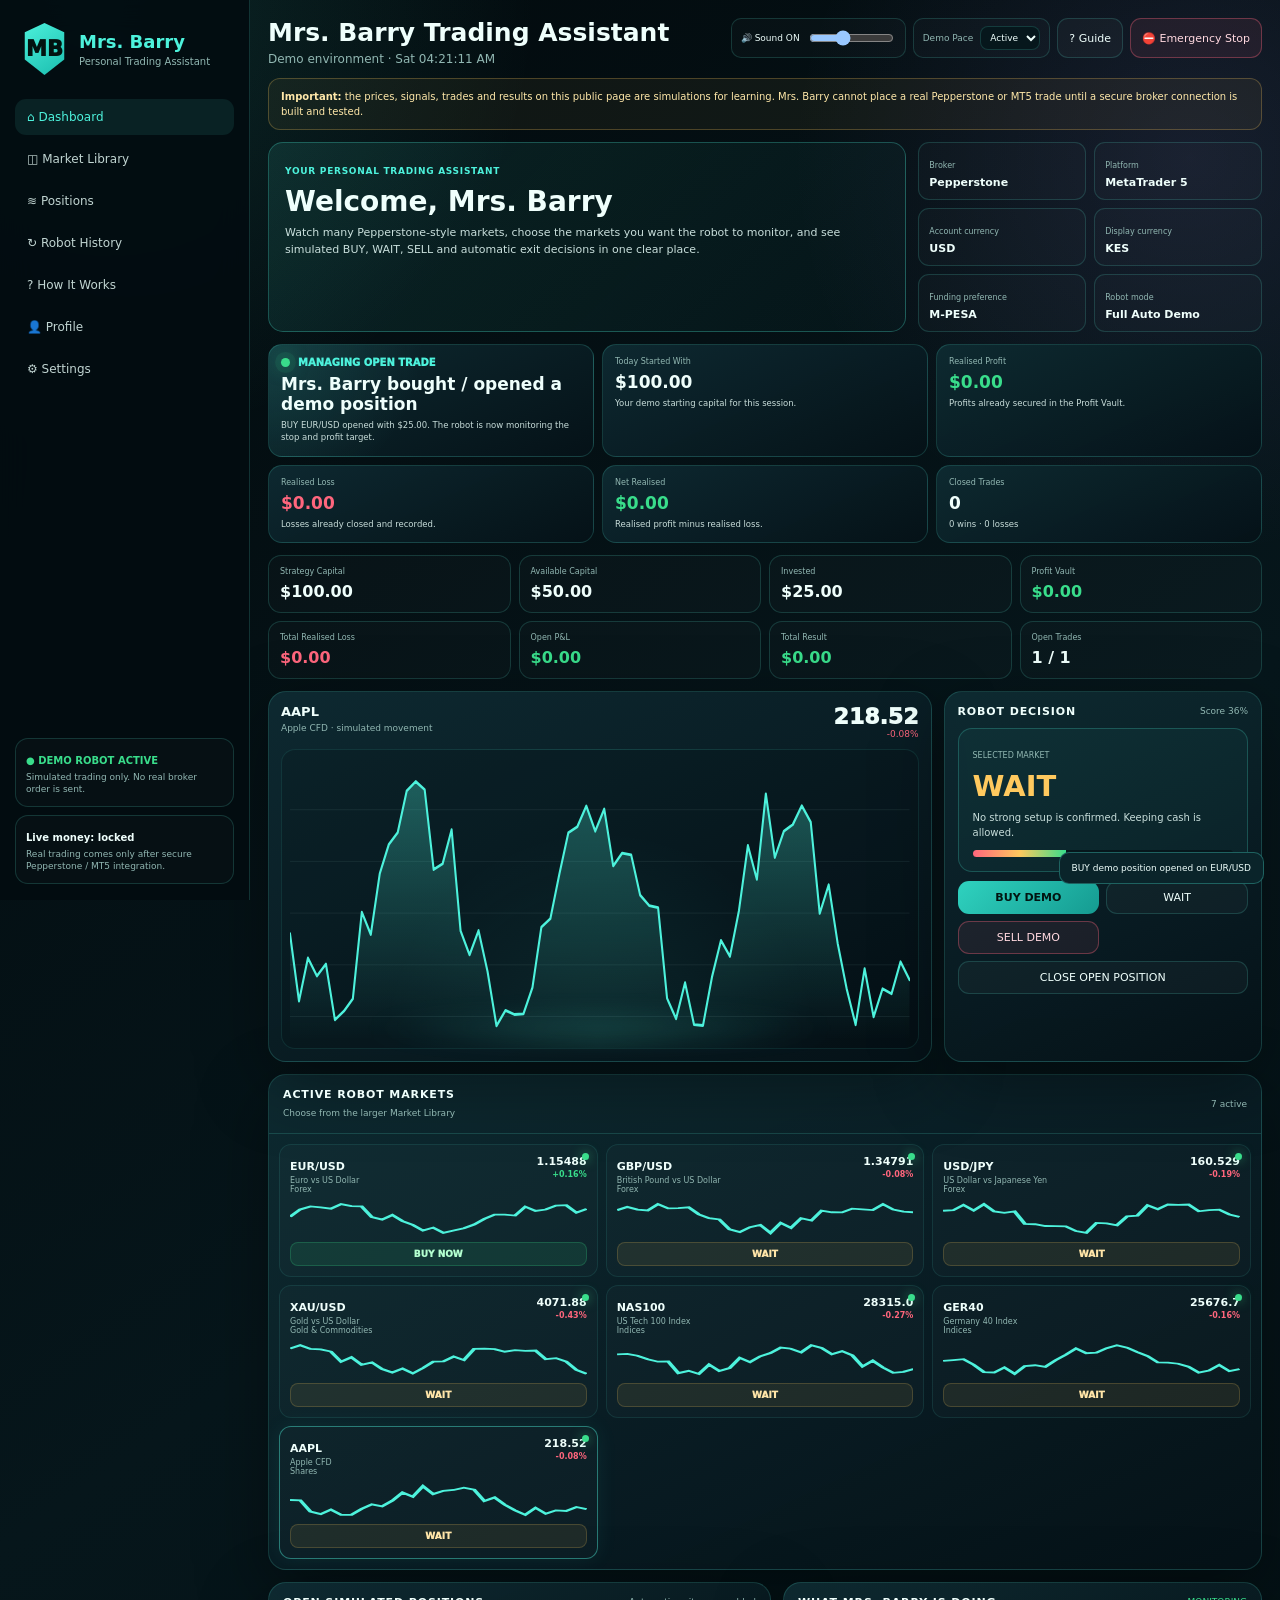
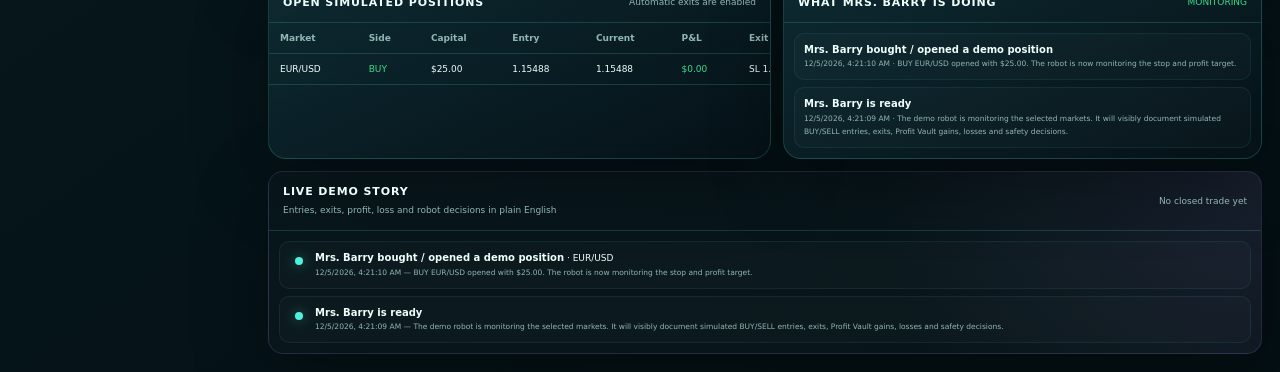
<file: mrs-barry/index.html>
<!doctype html>
<html lang="en">
<head>
<meta charset="utf-8">
<meta name="viewport" content="width=device-width,initial-scale=1,viewport-fit=cover">
<meta name="theme-color" content="#041014">
<meta name="color-scheme" content="dark">
<title>Mrs. Barry V6 — Personal Trading Assistant</title>
<style>
:root{
 --bg:#031014;--bg2:#071b20;--panel:#0a2329;--panel2:#0d2b32;--line:rgba(93,255,230,.16);
 --text:#effffc;--muted:#91b7b2;--aqua:#4df2dc;--green:#39dd8b;--amber:#ffc95e;--red:#ff667d;
 --blue:#63aaff;--purple:#b58cff;--shadow:0 22px 70px rgba(0,0,0,.36);--r:18px
}
*{box-sizing:border-box}html{scroll-behavior:smooth}
body{margin:0;min-height:100vh;color:var(--text);font-family:Inter,ui-sans-serif,system-ui,-apple-system,"Segoe UI",sans-serif;
 background:radial-gradient(circle at 7% 0%,rgba(77,242,220,.13),transparent 28rem),
 radial-gradient(circle at 93% 8%,rgba(181,140,255,.10),transparent 25rem),
 linear-gradient(145deg,#02090c,#06161b 54%,#041014)}
button,input,select{font:inherit}.good{color:var(--green)!important}.bad{color:var(--red)!important}.warn{color:var(--amber)!important}.muted{color:var(--muted)!important}
.app{display:grid;grid-template-columns:250px 1fr;min-height:100vh}
.side{position:sticky;top:0;height:100vh;padding:20px 15px;border-right:1px solid var(--line);background:rgba(3,13,17,.92);backdrop-filter:blur(16px)}
.brand{display:flex;align-items:center;gap:11px;margin:3px 6px 24px}.logo{width:47px;height:52px;display:grid;place-items:center;clip-path:polygon(50% 0,92% 18%,92% 70%,50% 100%,8% 70%,8% 18%);background:linear-gradient(145deg,var(--aqua),#19bcae);color:#021310;font-weight:1000;font-size:21px;box-shadow:0 0 28px rgba(77,242,220,.22)}
.brand h1{margin:0;color:var(--aqua);font-size:18px}.brand p{margin:4px 0 0;color:var(--muted);font-size:10px}
.nav{display:grid;gap:6px}.nav button{border:0;background:transparent;color:#c1d5d2;text-align:left;padding:11px 12px;border-radius:11px;cursor:pointer;font-size:12px}.nav button.active,.nav button:hover{background:rgba(77,242,220,.09);color:var(--aqua)}
.sidefoot{position:absolute;left:15px;right:15px;bottom:16px;display:grid;gap:8px}.sidecard{border:1px solid var(--line);border-radius:13px;padding:10px;background:rgba(255,255,255,.02)}.sidecard b{font-size:10px}.sidecard small{display:block;color:var(--muted);font-size:9px;margin-top:3px;line-height:1.4}
.main{padding:18px;min-width:0}.top{display:flex;align-items:flex-start;justify-content:space-between;gap:10px;margin-bottom:12px}.top h2{font-size:25px;margin:0}.top p{margin:5px 0 0;color:var(--muted);font-size:12px}.top-actions{display:flex;gap:7px;flex-wrap:wrap;justify-content:flex-end}
.btn{border:1px solid var(--line);background:rgba(255,255,255,.03);color:var(--text);border-radius:11px;padding:9px 11px;cursor:pointer;font-size:11px}.btn:hover{border-color:rgba(77,242,220,.48);transform:translateY(-1px)}.btn.primary{border:0;background:linear-gradient(135deg,#2fd2bf,#159b91);color:#021411;font-weight:900}.btn.danger{color:#ffd8df;border-color:rgba(255,102,125,.35);background:rgba(255,102,125,.08)}.btn:disabled{opacity:.45;cursor:not-allowed;transform:none}
.notice{padding:10px 12px;border:1px solid rgba(255,201,94,.25);background:rgba(255,201,94,.055);border-radius:12px;color:#ffe8a9;font-size:10px;line-height:1.5;margin-bottom:12px}
.tab{display:none}.tab.active{display:block}.card{border:1px solid var(--line);border-radius:var(--r);background:linear-gradient(155deg,rgba(14,43,50,.95),rgba(5,18,24,.97));box-shadow:var(--shadow);overflow:hidden;min-width:0}.head{display:flex;justify-content:space-between;align-items:center;gap:10px;padding:13px 14px;border-bottom:1px solid var(--line)}.head h3{margin:0;font-size:11px;letter-spacing:.08em;text-transform:uppercase}.head span{font-size:9px;color:var(--muted)}.content{padding:14px}
.hero{display:grid;grid-template-columns:1.3fr .7fr;gap:12px;margin-bottom:12px}.welcome{padding:16px;border:1px solid rgba(77,242,220,.27);border-radius:15px;background:linear-gradient(135deg,rgba(77,242,220,.10),rgba(77,242,220,.02))}.welcome small{color:var(--aqua);font-size:9px;font-weight:900;letter-spacing:.08em;text-transform:uppercase}.welcome h3{font-size:28px;margin:7px 0 6px}.welcome p{font-size:11px;color:#c9dfdc;line-height:1.55;margin:0}.profile-mini{display:grid;grid-template-columns:repeat(2,1fr);gap:8px}.mini{padding:10px;border:1px solid var(--line);border-radius:11px;background:rgba(255,255,255,.02)}.mini small{font-size:8px;color:var(--muted)}.mini b{display:block;font-size:11px;margin-top:4px;white-space:nowrap;overflow:hidden;text-overflow:ellipsis}
.stats{display:grid;grid-template-columns:repeat(8,1fr);gap:8px;margin-bottom:12px}.stat{padding:11px;border:1px solid var(--line);border-radius:13px;background:rgba(255,255,255,.02)}.stat small{display:block;color:var(--muted);font-size:8px}.stat b{display:block;font-size:16px;margin-top:6px}
.main-grid{display:grid;grid-template-columns:1.5fr .72fr;gap:12px}.chart-card{padding:12px}.charttop{display:flex;justify-content:space-between;gap:10px;align-items:flex-start}.charttop h4{margin:0;font-size:13px}.charttop p{margin:4px 0 0;color:var(--muted);font-size:9px}.price{font-size:22px;font-weight:1000}.chart{height:300px;margin-top:10px;border:1px solid rgba(77,242,220,.10);border-radius:14px;background:radial-gradient(circle at 50% 100%,rgba(77,242,220,.08),transparent 50%),rgba(0,0,0,.12);padding:8px;position:relative}.chart svg{width:100%;height:100%}.chart:after{content:"";position:absolute;left:12%;right:12%;bottom:5px;height:30px;border-radius:50%;background:radial-gradient(ellipse,rgba(77,242,220,.20),transparent 70%);filter:blur(12px);animation:aura 4s ease-in-out infinite}@keyframes aura{50%{opacity:.4;transform:scaleX(.92)}}
.decision{padding:13px}.decisionbox{padding:14px;border:1px solid rgba(77,242,220,.22);border-radius:14px;background:rgba(77,242,220,.04)}.decisionbox small{font-size:8px;color:var(--muted)}.decisionbox b{font-size:29px;display:block;margin:7px 0}.decisionbox p{margin:0;color:#c7ddda;font-size:10px;line-height:1.5}.scorebar{height:7px;background:#06171c;border-radius:99px;overflow:hidden;margin-top:10px}.scorebar i{display:block;height:100%;background:linear-gradient(90deg,var(--red),var(--amber),var(--green));width:50%}
.actions{display:grid;grid-template-columns:1fr 1fr;gap:7px;margin-top:9px}.actions .btn.full{grid-column:1/-1}
.market-section{margin-top:12px}.market-tools{display:flex;gap:7px;flex-wrap:wrap}.market-tools input,.market-tools select{background:#06171c;color:var(--text);border:1px solid var(--line);border-radius:10px;padding:8px;font-size:10px}.market-grid{display:grid;grid-template-columns:repeat(4,1fr);gap:8px;padding:10px}.market{padding:10px;border:1px solid rgba(77,242,220,.10);border-radius:12px;background:rgba(255,255,255,.018);cursor:pointer;position:relative}.market:hover,.market.selected{border-color:rgba(77,242,220,.43);box-shadow:0 0 22px rgba(77,242,220,.07)}.market.disabled{opacity:.50}.market-top{display:flex;justify-content:space-between;gap:8px}.market b{font-size:11px}.market small{display:block;color:var(--muted);font-size:8px;margin-top:2px}.market-price{text-align:right;font-size:11px;font-weight:900}.market-spark{height:34px;margin:7px 0}.market-spark svg{width:100%;height:100%}.sig{padding:6px;border-radius:8px;text-align:center;font-size:9px;font-weight:950}.sig.buy{color:#b4ffd0;background:rgba(57,221,139,.10);border:1px solid rgba(57,221,139,.22)}.sig.wait{color:#ffe5a8;background:rgba(255,201,94,.08);border:1px solid rgba(255,201,94,.19)}.sig.sell{color:#ffbac4;background:rgba(255,102,125,.09);border:1px solid rgba(255,102,125,.21)}.sig.block{color:#c5d0d2;background:rgba(145,183,178,.06);border:1px solid rgba(145,183,178,.14)}
.active-dot{position:absolute;right:8px;top:8px;width:7px;height:7px;border-radius:50%;background:var(--green);box-shadow:0 0 12px rgba(57,221,139,.7)}.inactive-dot{background:#6e7f83;box-shadow:none}
.lower{display:grid;grid-template-columns:1.05fr 1fr;gap:12px;margin-top:12px}.tablewrap{overflow:auto}table{width:100%;border-collapse:collapse;min-width:680px}th,td{padding:10px 11px;border-bottom:1px solid var(--line);font-size:9px;text-align:left}th{color:var(--muted)}.empty{text-align:center;color:var(--muted);padding:28px;font-size:10px}
.feed{display:grid;gap:7px;max-height:330px;overflow:auto;padding:10px}.feeditem{padding:9px;border:1px solid rgba(77,242,220,.08);border-radius:10px;background:rgba(255,255,255,.018);font-size:9px;line-height:1.45}.feeditem b{font-size:10px}.feeditem small{color:var(--muted)}
.guide-cards{display:grid;grid-template-columns:repeat(3,1fr);gap:10px}.guide-card{padding:14px;border:1px solid var(--line);border-radius:14px;background:rgba(255,255,255,.02)}.guide-card h4{margin:0 0 6px;font-size:12px}.guide-card p{margin:0;color:#c8ddda;font-size:10px;line-height:1.55}.guide-card .btn{margin-top:10px}
.settings{display:grid;grid-template-columns:repeat(3,1fr);gap:9px;padding:12px}.field{padding:10px;border:1px solid rgba(77,242,220,.08);border-radius:11px;background:rgba(255,255,255,.018)}.field label{display:block;font-size:10px;font-weight:850;margin-bottom:6px}.field input,.field select{width:100%;background:#06171c;color:var(--text);border:1px solid var(--line);border-radius:9px;padding:8px;font-size:10px}.help{font-size:8px;color:var(--muted);line-height:1.45;margin-top:5px}.formactions{display:flex;gap:7px;justify-content:flex-end;padding:0 12px 12px;flex-wrap:wrap}
.sound{display:flex;align-items:center;gap:7px;padding:7px 9px;border:1px solid var(--line);border-radius:10px;background:rgba(255,255,255,.02)}.sound span{font-size:9px}.sound input{width:85px}
.mobile{display:none}.toast{position:fixed;right:16px;bottom:16px;z-index:100;max-width:360px;padding:10px 12px;border:1px solid rgba(77,242,220,.3);border-radius:10px;background:#0a242a;font-size:9px;opacity:0;transform:translateY(20px);transition:.22s}.toast.show{opacity:1;transform:none}
.modal{position:fixed;inset:0;z-index:90;display:none;place-items:center;padding:18px;background:rgba(0,0,0,.72);backdrop-filter:blur(7px)}.modal.open{display:grid}.modalbox{width:min(560px,100%);padding:15px;border:1px solid var(--line);border-radius:16px;background:#071b20}.modalbox h3{margin:0 0 6px}.modalbox p{font-size:10px;color:var(--muted);line-height:1.55}
@media(max-width:1300px){.stats{grid-template-columns:repeat(4,1fr)}.market-grid{grid-template-columns:repeat(3,1fr)}.guide-cards{grid-template-columns:1fr 1fr}.settings{grid-template-columns:1fr 1fr}}
@media(max-width:1000px){.app{grid-template-columns:80px 1fr}.brand>div:last-child,.nav span,.sidefoot{display:none}.brand{justify-content:center}.nav button{text-align:center}.hero,.main-grid,.lower{grid-template-columns:1fr}.market-grid{grid-template-columns:repeat(2,1fr)}}
@media(max-width:700px){.app{display:block}.side{display:none}.main{padding:10px 9px 78px}.top h2{font-size:20px}.top-actions .lbl{display:none}.stats{grid-template-columns:1fr 1fr}.market-grid{grid-template-columns:1fr 1fr}.guide-cards,.settings{grid-template-columns:1fr}.chart{height:235px}.mobile{display:grid;grid-template-columns:repeat(5,1fr);position:fixed;left:0;right:0;bottom:0;z-index:70;background:rgba(3,13,17,.96);border-top:1px solid var(--line);padding-bottom:env(safe-area-inset-bottom)}.mobile button{border:0;background:transparent;color:var(--muted);padding:8px 2px;font-size:8px}.mobile button.active{color:var(--aqua)}.mobile b{display:block;font-size:16px}}

/* ======================= MRS. BARRY V6 — LIVE DEMO STORY ======================= */
.story-strip{
  display:grid;grid-template-columns:1.15fr repeat(5,1fr);gap:8px;margin-bottom:12px
}
.story-card{
  position:relative;overflow:hidden;padding:12px;border:1px solid var(--line);border-radius:14px;
  background:linear-gradient(155deg,rgba(14,43,50,.94),rgba(5,18,24,.97))
}
.story-card.hero-story{
  background:radial-gradient(circle at 0 0,rgba(77,242,220,.13),transparent 45%),
             linear-gradient(155deg,rgba(14,43,50,.96),rgba(5,18,24,.98))
}
.story-card small{display:block;color:var(--muted);font-size:8px}
.story-card b{display:block;font-size:17px;margin-top:6px}
.story-card p{margin:5px 0 0;color:#c8ddda;font-size:8.5px;line-height:1.45}
.robot-live{
  display:flex;align-items:center;gap:8px;font-size:10px;font-weight:950;color:var(--aqua)
}
.robot-live i{width:9px;height:9px;border-radius:50%;background:var(--green);
  box-shadow:0 0 0 6px rgba(57,221,139,.08),0 0 18px rgba(57,221,139,.55);animation:robotPulse 1.5s infinite}
@keyframes robotPulse{50%{transform:scale(1.25);opacity:.62}}

.broker-explain{
  margin:0 12px 12px;padding:12px 13px;border:1px solid rgba(99,170,255,.24);border-radius:12px;
  background:rgba(99,170,255,.055);font-size:9.5px;color:#cfe1f8;line-height:1.6
}
.broker-explain b{color:#a8caff}.broker-explain .goodline{color:#a8ffd0}
.field.broker-field{grid-column:span 2;border-color:rgba(99,170,255,.18)}
.field.broker-field .broker-tools{display:flex;gap:7px;flex-wrap:wrap;margin-top:8px}
.field.broker-field .broker-tools button{font-size:9px}

.live-story{
  margin-top:12px;border:1px solid rgba(181,140,255,.17);border-radius:15px;
  background:radial-gradient(circle at 100% 0,rgba(181,140,255,.09),transparent 38%),rgba(255,255,255,.015)
}
.live-story .feeditem{position:relative;padding-left:35px}
.live-story .feeditem:before{
  content:"";position:absolute;left:15px;top:15px;width:8px;height:8px;border-radius:50%;
  background:var(--aqua);box-shadow:0 0 13px rgba(77,242,220,.45)
}
.live-story .feeditem.profit:before{background:var(--green);box-shadow:0 0 13px rgba(57,221,139,.55)}
.live-story .feeditem.loss:before{background:var(--red);box-shadow:0 0 13px rgba(255,102,125,.55)}

.celebrate{
  position:fixed;inset:0;z-index:120;display:none;place-items:center;pointer-events:none;
  background:radial-gradient(circle,rgba(57,221,139,.08),transparent 50%)
}
.celebrate.show{display:grid;animation:fadeCelebration 3.4s both}
.celebrate-box{
  min-width:min(460px,88vw);padding:20px 24px;border:1px solid rgba(57,221,139,.42);border-radius:18px;
  background:linear-gradient(155deg,rgba(8,35,31,.98),rgba(4,18,21,.98));box-shadow:0 0 65px rgba(57,221,139,.18);
  text-align:center
}
.celebrate-box.lossbox{border-color:rgba(255,102,125,.40);box-shadow:0 0 60px rgba(255,102,125,.13)}
.celebrate-box small{color:var(--muted);font-size:9px}.celebrate-box h2{font-size:28px;margin:7px 0}
.celebrate-box p{margin:0;color:#cfe1dd;font-size:11px;line-height:1.55}
.confetti{position:absolute;inset:0;overflow:hidden}
.confetti i{position:absolute;top:-20px;width:7px;height:16px;background:var(--aqua);opacity:.7;animation:fall 2.8s linear forwards}
.confetti i:nth-child(3n){background:var(--green)}.confetti i:nth-child(3n+1){background:var(--amber)}
@keyframes fall{to{transform:translateY(110vh) rotate(500deg);opacity:0}}
@keyframes fadeCelebration{0%{opacity:0}8%,78%{opacity:1}100%{opacity:0}}

.pacebox{display:flex;gap:7px;align-items:center;padding:7px 9px;border:1px solid var(--line);border-radius:10px;background:rgba(255,255,255,.02)}
.pacebox span{font-size:9px;color:var(--muted)}.pacebox select{background:#06171c;color:var(--text);border:1px solid var(--line);border-radius:8px;padding:5px;font-size:9px}
@media(max-width:1300px){.story-strip{grid-template-columns:repeat(3,1fr)}}
@media(max-width:800px){.story-strip{grid-template-columns:1fr 1fr}.field.broker-field{grid-column:span 1}}
@media(max-width:520px){.story-strip{grid-template-columns:1fr}}

</style>
</head>
<body>
<div class="app">
<aside class="side">
 <div class="brand"><div class="logo">MB</div><div><h1>Mrs. Barry</h1><p>Personal Trading Assistant</p></div></div>
 <div class="nav">
  <button class="active" data-tab="dashboard">⌂ <span>Dashboard</span></button>
  <button data-tab="markets">◫ <span>Market Library</span></button>
  <button data-tab="positions">≋ <span>Positions</span></button>
  <button data-tab="history">↻ <span>Robot History</span></button>
  <button data-tab="learning">? <span>How It Works</span></button>
  <button data-tab="profile">👤 <span>Profile</span></button>
  <button data-tab="settings">⚙ <span>Settings</span></button>
 </div>
 <div class="sidefoot">
  <div class="sidecard"><b class="good">● DEMO ROBOT ACTIVE</b><small>Simulated trading only. No real broker order is sent.</small></div>
  <div class="sidecard"><b>Live money: locked</b><small>Real trading comes only after secure Pepperstone / MT5 integration.</small></div>
 </div>
</aside>

<main class="main">
 <div class="top">
  <div><h2 id="title">Mrs. Barry Trading Assistant</h2><p id="clock">Demo environment</p></div>
  <div class="top-actions">
   <div class="sound"><span id="soundLabel">🔊 Sound ON</span><input id="volume" type="range" min="0" max="100" value="38"></div>
   <div class="pacebox"><span>Demo Pace</span><select id="demoPace"><option value="calm">Calm</option><option value="active" selected>Active</option><option value="fast">Fast</option></select></div>
   <button class="btn" id="guideBtn">? <span class="lbl">Guide</span></button>
   <button class="btn danger" id="stopBtn">⛔ <span class="lbl">Emergency Stop</span></button>
  </div>
 </div>

 <div class="notice"><b>Important:</b> the prices, signals, trades and results on this public page are simulations for learning. Mrs. Barry cannot place a real Pepperstone or MT5 trade until a secure broker connection is built and tested.</div>

 <section id="dashboard" class="tab active">
  <div class="hero">
   <div class="welcome">
    <small>Your personal trading assistant</small>
    <h3 id="welcome">Welcome, Mrs. Barry</h3>
    <p>Watch many Pepperstone-style markets, choose the markets you want the robot to monitor, and see simulated BUY, WAIT, SELL and automatic exit decisions in one clear place.</p>
   </div>
   <div class="profile-mini">
    <div class="mini"><small>Broker</small><b id="miniBroker">Pepperstone</b></div>
    <div class="mini"><small>Platform</small><b id="miniPlatform">MetaTrader 5</b></div>
    <div class="mini"><small>Account currency</small><b id="miniAccount">USD</b></div>
    <div class="mini"><small>Display currency</small><b id="miniDisplay">KES</b></div>
    <div class="mini"><small>Funding preference</small><b id="miniFunding">M-PESA</b></div>
    <div class="mini"><small>Robot mode</small><b id="miniMode">Full Auto Demo</b></div>
   </div>
  </div>


  <div class="story-strip">
   <div class="story-card hero-story"><div class="robot-live"><i></i><span id="liveRobotText">ROBOT IS WATCHING</span></div><b id="storyLastAction">Monitoring markets</b><p id="storyLastActionDetail">Mrs. Barry is looking for a valid demo opportunity.</p></div>
   <div class="story-card"><small>Today Started With</small><b id="todayStart">$100.00</b><p>Your demo starting capital for this session.</p></div>
   <div class="story-card"><small>Realised Profit</small><b id="todayProfit" class="good">$0.00</b><p>Profits already secured in the Profit Vault.</p></div>
   <div class="story-card"><small>Realised Loss</small><b id="todayLoss" class="bad">$0.00</b><p>Losses already closed and recorded.</p></div>
   <div class="story-card"><small>Net Realised</small><b id="todayNet">$0.00</b><p>Realised profit minus realised loss.</p></div>
   <div class="story-card"><small>Closed Trades</small><b id="closedTrades">0</b><p id="winLossText">0 wins · 0 losses</p></div>
  </div>

  <div class="stats">
   <div class="stat"><small>Strategy Capital</small><b id="capital">$100.00</b></div>
   <div class="stat"><small>Available Capital</small><b id="available">$100.00</b></div>
   <div class="stat"><small>Invested</small><b id="invested">$0.00</b></div>
   <div class="stat"><small>Profit Vault</small><b id="vault" class="good">$0.00</b></div>
   <div class="stat"><small>Total Realised Loss</small><b id="loss" class="bad">$0.00</b></div>
   <div class="stat"><small>Open P&amp;L</small><b id="openPnl">$0.00</b></div>
   <div class="stat"><small>Total Result</small><b id="totalResult">$0.00</b></div>
   <div class="stat"><small>Open Trades</small><b id="openCount">0 / 1</b></div>
  </div>

  <div class="main-grid">
   <article class="card chart-card">
    <div class="charttop"><div><h4 id="chartSymbol">EUR/USD</h4><p id="chartName">Euro vs US Dollar · simulated movement</p></div><div><div class="price" id="chartPrice">—</div><div id="chartChange" class="muted" style="font-size:9px;text-align:right">—</div></div></div>
    <div class="chart"><svg id="chartSvg" viewBox="0 0 900 300" preserveAspectRatio="none"></svg></div>
   </article>
   <article class="card decision">
    <div class="head" style="padding:0 0 10px;border:0"><h3>Robot Decision</h3><span id="decisionScore">Score —</span></div>
    <div class="decisionbox"><small>SELECTED MARKET</small><b id="decision">WAIT</b><p id="reason">Waiting for a stronger setup.</p><div class="scorebar"><i id="scorebar"></i></div></div>
    <div class="actions"><button class="btn primary" id="buyBtn">BUY DEMO</button><button class="btn" id="waitBtn">WAIT</button><button class="btn danger" id="sellBtn">SELL DEMO</button><button class="btn full" id="closeBtn">CLOSE OPEN POSITION</button></div>
   </article>
  </div>

  <article class="card market-section">
   <div class="head"><div><h3>Active Robot Markets</h3><span>Choose from the larger Market Library</span></div><span id="activeCount">7 active</span></div>
   <div class="market-grid" id="activeMarketGrid"></div>
  </article>

  <div class="lower">
   <article class="card">
    <div class="head"><h3>Open Simulated Positions</h3><span>Automatic exits are enabled</span></div>
    <div class="tablewrap"><table><thead><tr><th>Market</th><th>Side</th><th>Capital</th><th>Entry</th><th>Current</th><th>P&amp;L</th><th>Exit Rule</th></tr></thead><tbody id="positionRows"></tbody></table></div>
    <div class="empty" id="positionEmpty">No simulated position is open yet.</div>
   </article>
   <article class="card">
    <div class="head"><h3>What Mrs. Barry Is Doing</h3><span id="robotState" class="good">MONITORING</span></div>
    <div class="feed" id="shortFeed"></div>
   </article>
  </div>
  <article class="live-story card">
   <div class="head"><div><h3>Live Demo Story</h3><span>Entries, exits, profit, loss and robot decisions in plain English</span></div><span id="lastTradeBadge">No closed trade yet</span></div>
   <div class="feed" id="storyFeed" style="max-height:260px"></div>
  </article>
 </section>

 <section id="markets" class="tab">
  <article class="card">
   <div class="head"><div><h3>Pepperstone-Style Market Library</h3><span>Examples of market categories available through a multi-asset CFD broker</span></div><span id="libraryCount">0 markets</span></div>
   <div class="content">
    <div class="market-tools">
     <input id="marketSearch" placeholder="Search market or symbol">
     <select id="categoryFilter"><option value="ALL">All categories</option><option>Forex</option><option>Gold & Commodities</option><option>Indices</option><option>Shares</option><option>Crypto CFD</option></select>
     <select id="maxMonitored"><option value="5">Max 5 monitored</option><option value="7" selected>Max 7 monitored</option><option value="10">Max 10 monitored</option><option value="12">Max 12 monitored</option></select>
    </div>
   </div>
   <div class="market-grid" id="libraryGrid"></div>
  </article>
 </section>

 <section id="positions" class="tab">
  <article class="card">
   <div class="head"><h3>Position Manager</h3><span>Demo only</span></div>
   <div class="tablewrap"><table><thead><tr><th>Market</th><th>Side</th><th>Capital</th><th>Entry</th><th>Current</th><th>Stop</th><th>Target</th><th>P&amp;L</th><th>Action</th></tr></thead><tbody id="positionRowsFull"></tbody></table></div>
   <div class="empty" id="positionEmptyFull">No simulated position is open.</div>
  </article>
 </section>

 <section id="history" class="tab">
  <article class="card">
   <div class="head"><div><h3>Robot History</h3><span>Short diary of what the robot did and why</span></div><button class="btn" id="clearHistory">Clear Demo History</button></div>
   <div class="feed" id="historyFeed" style="max-height:none"></div>
  </article>
 </section>

 <section id="learning" class="tab">
  <div class="guide-cards">
   <div class="guide-card"><h4>Pepperstone vs MT5</h4><p>Pepperstone is the broker relationship and account. MetaTrader 5 is a trading platform that can connect to a Pepperstone account. MT5 itself is not the broker holding the account.</p><button class="btn primary" id="openGuidePage">Open Full Guide</button></div>
   <div class="guide-card"><h4>Funding & Withdrawals</h4><p>Funding methods depend on the Pepperstone account and region. For Kenya, M-PESA can be relevant. The robot should never store bank, card, M-PESA PIN or 2FA credentials.</p><button class="btn" data-tab="profile">Review Profile</button></div>
   <div class="guide-card"><h4>How Profit Is Handled</h4><p>In this demo, realised profit goes into the Profit Vault. The base strategy capital remains separate unless reinvestment is turned on. Real withdrawals stay manual in the broker portal.</p><button class="btn" data-tab="settings">Review Settings</button></div>
   <div class="guide-card"><h4>When the Robot Buys</h4><p>The robot compares active markets, signal strength, spread, available capital and risk limits. If no setup is strong enough, doing nothing is a valid decision.</p></div>
   <div class="guide-card"><h4>When the Robot Sells / Closes</h4><p>An existing position can close because of Stop Loss, profit target, trailing protection, a strong opposite signal, emergency risk protection, or an owner manual close.</p></div>
   <div class="guide-card"><h4>What “SELL NOW” Means</h4><p>For CFD trading, SELL can mean opening a short position. Closing an existing BUY position is different. Mrs. Barry shows these separately to avoid confusion.</p></div>
  </div>
 </section>

 <section id="profile" class="tab">
  <article class="card">
   <div class="head"><h3>Personal Profile</h3><span>Editable on her own device</span></div>
   <div class="settings">
    <div class="field"><label>First Name</label><input id="pFirst" placeholder="First name"><div class="help">Used only for the personal welcome.</div></div>
    <div class="field"><label>Last Name</label><input id="pLast" placeholder="Last name"></div>
    <div class="field"><label>Email</label><input id="pEmail" type="email" placeholder="name@example.com"><div class="help">Local demo profile only. Real login later needs a secure backend.</div></div>
    <div class="field"><label>Country</label><input id="pCountry" value="Kenya"></div>
    <div class="field"><label>Broker</label><input id="pBroker" value="Pepperstone"></div>
    <div class="field"><label>Trading Platform</label><select id="pPlatform"><option>MetaTrader 5</option><option>Pepperstone Web Platform</option><option>Other</option></select></div>
    <div class="field"><label>Account Currency</label><select id="pAccountCurrency"><option>USD</option><option>EUR</option><option>GBP</option><option>AUD</option><option>CAD</option><option>CHF</option><option>JPY</option></select></div>
    <div class="field"><label>Preferred Display Currency</label><select id="pDisplayCurrency"><option>KES</option><option>USD</option><option>EUR</option><option>GBP</option></select></div>
    <div class="field"><label>Display FX Rate</label><input id="pFx" type="number" min=".001" step=".001" value="130"><div class="help">Demo conversion only. Later this should use a real FX rate source.</div></div>
    <div class="field"><label>Preferred Funding Method</label><select id="pFunding"><option>M-PESA</option><option>Debit / Credit Card</option><option>Bank Transfer</option><option>PayPal</option><option>Skrill</option><option>Neteller</option><option>Other</option></select></div>
    <div class="field broker-field"><label>Official Broker Portal URL</label><input id="pBrokerUrl" placeholder="https://pepperstone.com/..."><div class="help"><b>This is only a safe shortcut.</b> Saving a Pepperstone URL does NOT connect the robot to Pepperstone and does NOT import balances, positions or prices.</div><div class="broker-tools"><button class="btn" id="usePepperstoneLogin" type="button">Use Official Pepperstone Login</button><button class="btn" id="openSavedBroker" type="button">Test Saved Link</button></div></div>
    <div class="field"><label>Profile Status</label><select id="pStatus"><option value="draft">Draft / placeholders</option><option value="ready">Ready for demo use</option></select></div>
   </div>
   <div class="broker-explain"><b>What happens after this link is saved?</b><br>
   When you click <span class="goodline">Open Official Broker Portal</span>, Mrs. Barry opens that HTTPS page in a new browser tab. You then log in directly with Pepperstone. The dashboard does <b>not</b> receive your password, M-PESA PIN, 2FA code, account balance, positions or broker data.<br><br>
   <b>For real Pepperstone information inside Mrs. Barry:</b> a secure backend + supported broker/MT5 connection is still required. That future connection is what can bring real balances, prices, positions and order status into the dashboard.</div>
   <div class="formactions"><button class="btn" id="openBroker">Open Official Broker Portal</button><button class="btn primary" id="saveProfile">Save Profile</button></div>
  </article>
 </section>

 <section id="settings" class="tab">
  <article class="card">
   <div class="head"><h3>Robot Settings</h3><span>Demo values — owner controlled</span></div>
   <div class="settings">
    <div class="field"><label>Strategy Capital</label><input id="sCapital" type="number" min="10" step="10"><div class="help">Maximum base capital the robot may treat as trading capital.</div></div>
    <div class="field"><label>Cash Reserve</label><input id="sReserve" type="number" min="0" step="1"><div class="help">Capital intentionally kept uninvested.</div></div>
    <div class="field"><label>Capital Per Trade</label><input id="sTradeCapital" type="number" min="1" step="1"><div class="help">Maximum capital allocated to one demo position.</div></div>
    <div class="field"><label>Maximum Open Positions</label><input id="sMaxPositions" type="number" min="1" max="10"></div>
    <div class="field"><label>Maximum Loss Per Position</label><input id="sMaxLoss" type="number" min=".1" step=".1"></div>
    <div class="field"><label>Daily Loss Stop</label><input id="sDailyLoss" type="number" min=".1" step=".1"></div>
    <div class="field"><label>Minimum Signal Score (%)</label><input id="sMinScore" type="number" min="55" max="95"></div>
    <div class="field"><label>Stop Loss (%)</label><input id="sStopPct" type="number" min=".1" max="10" step=".1"></div>
    <div class="field"><label>First Profit Target (%)</label><input id="sTargetPct" type="number" min=".1" max="20" step=".1"></div>
    <div class="field"><label>Trailing Protection Distance (%)</label><input id="sTrailPct" type="number" min=".1" max="10" step=".1"></div>
    <div class="field"><label>Profit Notification Target</label><input id="sNotify" type="number" min="1" step="1"></div>
    <div class="field"><label>Profit Reinvestment</label><select id="sReinvest"><option value="false">OFF — keep Profit Vault separate</option><option value="true">ON — demo only</option></select></div>
    <div class="field"><label>Robot Selection Mode</label><select id="sSelection"><option value="auto">Auto Select Best Market</option><option value="owner">Owner Selection</option><option value="recommend">Recommendation Only</option></select></div>
    <div class="field"><label>Trade Execution Mode</label><select id="sExecution"><option value="signal">Signal Only</option><option value="confirm">Confirmation Required</option><option value="auto">Full Auto Demo</option></select></div><div class="field"><label>Demo Activity Pace</label><select id="sPace"><option value="calm">Calm</option><option value="active">Active</option><option value="fast">Fast</option></select><div class="help">Simulation speed only. It does not increase real trading performance.</div></div>
    <div class="field"><label>Allow Short / SELL Trades</label><select id="sShorts"><option value="true">Yes — demo only</option><option value="false">No</option></select></div>
   </div>
   <div class="formactions"><button class="btn" id="resetDemo">Reset Complete Demo</button><button class="btn primary" id="saveSettings">Save Settings</button></div>
  </article>
 </section>
</main>
</div>

<nav class="mobile">
 <button class="active" data-tab="dashboard"><b>⌂</b>Home</button><button data-tab="markets"><b>◫</b>Markets</button><button data-tab="positions"><b>≋</b>Trades</button><button data-tab="history"><b>↻</b>History</button><button data-tab="learning"><b>?</b>Guide</button>
</nav>

<div class="modal" id="tradeModal"><div class="modalbox"><h3 id="modalTitle">Confirm Demo Trade</h3><p id="modalText"></p><div class="formactions" style="padding:8px 0 0"><button class="btn" id="cancelTrade">Cancel</button><button class="btn primary" id="confirmTrade">Confirm Demo Trade</button></div></div></div>
<div class="celebrate" id="celebrate"><div class="confetti" id="confetti"></div><div class="celebrate-box" id="celebrateBox"><small id="celebrateSmall">TRADE CLOSED</small><h2 id="celebrateTitle">Congratulations!</h2><p id="celebrateText">Profit secured.</p></div></div>
<div class="toast" id="toast"></div>

<script>
(()=>{
const marketDefs=[
 {s:"EUR/USD",n:"Euro vs US Dollar",c:"Forex",p:1.1532,d:5},{s:"GBP/USD",n:"British Pound vs US Dollar",c:"Forex",p:1.3468,d:5},{s:"USD/JPY",n:"US Dollar vs Japanese Yen",c:"Forex",p:160.51,d:3},{s:"AUD/USD",n:"Australian Dollar vs US Dollar",c:"Forex",p:.6539,d:5},
 {s:"XAU/USD",n:"Gold vs US Dollar",c:"Gold & Commodities",p:4081.2,d:2},{s:"XAG/USD",n:"Silver vs US Dollar",c:"Gold & Commodities",p:52.18,d:2},{s:"USOIL",n:"US Crude Oil",c:"Gold & Commodities",p:88.42,d:2},
 {s:"NAS100",n:"US Tech 100 Index",c:"Indices",p:28358.2,d:1},{s:"US500",n:"US 500 Index",c:"Indices",p:7041.6,d:1},{s:"GER40",n:"Germany 40 Index",c:"Indices",p:25715.4,d:1},
 {s:"AAPL",n:"Apple CFD",c:"Shares",p:218.8,d:2},{s:"NVDA",n:"NVIDIA CFD",c:"Shares",p:182.4,d:2},{s:"MSFT",n:"Microsoft CFD",c:"Shares",p:421.2,d:2},{s:"AMZN",n:"Amazon CFD",c:"Shares",p:211.1,d:2},
 {s:"BTC/USD",n:"Bitcoin CFD",c:"Crypto CFD",p:117450,d:0},{s:"ETH/USD",n:"Ethereum CFD",c:"Crypto CFD",p:4190,d:0}
];
const defaults={
 profile:{first:"",last:"",email:"",country:"Kenya",broker:"Pepperstone",platform:"MetaTrader 5",accountCurrency:"USD",displayCurrency:"KES",fx:130,funding:"M-PESA",brokerUrl:"https://pepperstone.com/en-gb/log-in",status:"draft"},
 settings:{capital:100,reserve:25,tradeCapital:25,maxPositions:1,maxLoss:2,dailyLoss:5,minScore:66,stopPct:.30,targetPct:.38,trailPct:.18,notify:100,reinvest:false,selection:"auto",execution:"auto",shorts:true,maxMonitored:7,pace:"active"},
 active:["EUR/USD","GBP/USD","USD/JPY","XAU/USD","NAS100","GER40","AAPL"],
 selected:"EUR/USD",stopped:false,vault:0,loss:0,positions:[],history:[],lastAuto:0,lastDecision:"",soundOn:true,volume:38,todayStart:100,wins:0,losses:0,closedTrades:0,lastClosed:"",pace:"active"
};
const saved=JSON.parse(localStorage.getItem("mrsBarryV6")||"{}");
const st={...defaults,...saved,profile:{...defaults.profile,...(saved.profile||{})},settings:{...defaults.settings,...(saved.settings||{})}};
if(!Array.isArray(st.active))st.active=[...defaults.active];if(!Array.isArray(st.positions))st.positions=[];if(!Array.isArray(st.history))st.history=[];
const markets=marketDefs.map((d,i)=>({...d,series:Array.from({length:70},(_,k)=>d.p*(1+Math.sin((k+i)*.31)*.0017+(Math.random()-.5)*.0015))}));
markets.forEach(m=>m.p=m.series.at(-1));
const $=id=>document.getElementById(id),$$=q=>[...document.querySelectorAll(q)];
const persist=()=>localStorage.setItem("mrsBarryV6",JSON.stringify(st));
const money=v=>new Intl.NumberFormat("en-US",{style:"currency",currency:st.profile.accountCurrency||"USD",maximumFractionDigits:2}).format(Number(v||0));
const displayMoney=v=>{const c=st.profile.displayCurrency||st.profile.accountCurrency;let n=Number(v||0);if(c!==st.profile.accountCurrency)n*=Number(st.profile.fx||1);try{return new Intl.NumberFormat("en-US",{style:"currency",currency:c,maximumFractionDigits:2}).format(n)}catch{return c+" "+n.toFixed(2)}};
const fmt=(m,v=m.p)=>Number(v).toFixed(m.d);
function toast(t){const x=$("toast");x.textContent=t;x.classList.add("show");clearTimeout(window._to);window._to=setTimeout(()=>x.classList.remove("show"),2600)}
function celebrate(kind,title,text){
 const el=$("celebrate"),box=$("celebrateBox");$("celebrateSmall").textContent=kind==="profit"?"PROFIT SECURED":"RISK EXIT COMPLETED";$("celebrateTitle").textContent=title;$("celebrateText").textContent=text;box.className="celebrate-box"+(kind==="loss"?" lossbox":"");
 $("confetti").innerHTML=kind==="profit"?Array.from({length:28},(_,i)=>`<i style="left:${(i*37)%100}%;animation-delay:${(i%8)*.08}s"></i>`).join(""):"";el.classList.remove("show");void el.offsetWidth;el.classList.add("show");setTimeout(()=>el.classList.remove("show"),3400)
}

function showTab(id){$$(".tab").forEach(x=>x.classList.toggle("active",x.id===id));$$("[data-tab]").forEach(x=>x.classList.toggle("active",x.dataset.tab===id));window.scrollTo({top:0,behavior:"smooth"})}
$$("[data-tab]").forEach(b=>b.onclick=()=>showTab(b.dataset.tab));$("guideBtn").onclick=()=>showTab("learning");$("openGuidePage").onclick=()=>window.open("guide.html","_blank","noopener");

let ac=null;
function tone(freq=600,d=.11,scale=.45){if(!st.soundOn)return;try{if(!ac)ac=new (window.AudioContext||window.webkitAudioContext)();const o=ac.createOscillator(),g=ac.createGain(),now=ac.currentTime;o.type="sine";o.frequency.value=freq;g.gain.setValueAtTime(.0001,now);g.gain.exponentialRampToValueAtTime(Math.max(.0001,(st.volume/100)*.05*scale),now+.015);g.gain.exponentialRampToValueAtTime(.0001,now+d);o.connect(g);g.connect(ac.destination);o.start();o.stop(now+d+.02)}catch{}}
function cue(kind){if(kind==="BUY"){tone(760,.10,.8);setTimeout(()=>tone(980,.14,.7),80)}else if(kind==="SELL"){tone(430,.12,.7);setTimeout(()=>tone(330,.15,.65),90)}else if(kind==="PROFIT"){tone(900,.09,.9);setTimeout(()=>tone(1180,.16,.85),90)}else if(kind==="LOSS"){tone(330,.12,.65);setTimeout(()=>tone(245,.18,.6),90)}else tone(560,.08,.28)}
$("volume").value=st.volume;$("volume").oninput=e=>{st.volume=+e.target.value;st.soundOn=st.volume>0;$("soundLabel").textContent=st.soundOn?"🔊 Sound ON":"🔇 Sound OFF";persist()};$("demoPace").value=st.settings.pace||st.pace||"active";$("demoPace").onchange=e=>{st.settings.pace=e.target.value;st.pace=e.target.value;persist();fillSettings();toast("Demo pace changed to "+e.target.value+".")};document.addEventListener("pointerdown",()=>{if(!ac)try{ac=new (window.AudioContext||window.webkitAudioContext)()}catch{}},{once:true});

function move(){const pace=st.settings.pace||st.pace||"active",mult=pace==="fast"?2.8:pace==="active"?1.9:1.0;markets.forEach((m,i)=>{const base=m.p>10000?.0010:m.p>1000?.0008:m.p>100?.0007:.00065,trend=Math.sin(Date.now()/6500+i)*base*.18;m.p=Math.max(.0001,m.p*(1+(Math.random()-.492)*base*mult+trend));m.series.push(m.p);if(m.series.length>70)m.series.shift()})}
function score(m){const a=m.series,s6=a.slice(-6).reduce((x,y)=>x+y,0)/6,s20=a.slice(-20).reduce((x,y)=>x+y,0)/20;return Math.max(1,Math.min(99,Math.round(50+(s6-s20)/s20*11000+(Math.random()-.5)*5)))}
function sig(m){const s=score(m);if(st.stopped)return{l:"BLOCKED",c:"block",s,r:"Emergency Stop is active."};if(st.loss>=st.settings.dailyLoss)return{l:"BLOCKED",c:"block",s,r:"Daily loss limit reached. New trades are locked."};if(s>=st.settings.minScore)return{l:"BUY NOW",c:"buy",s,r:"Positive demo momentum is above the configured entry score."};if(st.settings.shorts&&s<=100-st.settings.minScore)return{l:"SELL NOW",c:"sell",s,r:"Negative demo momentum is strong enough for a demo short setup."};return{l:"WAIT",c:"wait",s,r:"No strong setup is confirmed. Keeping cash is allowed."}}
function marketBy(s){return markets.find(m=>m.s===s)||markets[0]}
function used(){return st.positions.reduce((a,p)=>a+p.capital,0)}
function avail(){return Math.max(0,st.settings.capital-st.settings.reserve-used())}
function pnl(p){const m=marketBy(p.s),dir=p.side==="BUY"?1:-1;return (m.p-p.entry)/p.entry*p.capital*dir}
function openPnl(){return st.positions.reduce((a,p)=>a+pnl(p),0)}
function totalResult(){return st.vault-st.loss+openPnl()}
function log(type,title,text,market="",result=""){st.history.unshift({time:new Date().toLocaleString(),type,title,text,market,result});st.history=st.history.slice(0,180);persist()}
function chooseAuto(){if(st.settings.selection!=="auto")return;const a=markets.filter(m=>st.active.includes(m.s)).map(m=>({m,x:sig(m)})).sort((a,b)=>Math.abs(b.x.s-50)-Math.abs(a.x.s-50));if(a[0])st.selected=a[0].m.s}
function spark(m){const a=m.series.slice(-30),mn=Math.min(...a),mx=Math.max(...a),sp=mx-mn||1,pts=a.map((v,i)=>`${i/(a.length-1)*120},${30-(v-mn)/sp*27}`).join(" ");return `<svg viewBox="0 0 120 32" preserveAspectRatio="none"><polyline points="${pts}" fill="none" stroke="#4df2dc" stroke-width="1.7"/></svg>`}

function renderProfile(){
 const p=st.profile;$("welcome").textContent="Welcome, "+(p.first||"Mrs. Barry");$("miniBroker").textContent=p.broker;$("miniPlatform").textContent=p.platform;$("miniAccount").textContent=p.accountCurrency;$("miniDisplay").textContent=p.displayCurrency;$("miniFunding").textContent=p.funding;$("miniMode").textContent=st.settings.execution==="auto"?"Full Auto Demo":st.settings.execution==="confirm"?"Confirmation Required":"Signal Only";
 $("pFirst").value=p.first;$("pLast").value=p.last;$("pEmail").value=p.email;$("pCountry").value=p.country;$("pBroker").value=p.broker;$("pPlatform").value=p.platform;$("pAccountCurrency").value=p.accountCurrency;$("pDisplayCurrency").value=p.displayCurrency;$("pFx").value=p.fx;$("pFunding").value=p.funding;$("pBrokerUrl").value=p.brokerUrl;$("pStatus").value=p.status
}

function renderStory(){
 const net=st.vault-st.loss, last=st.history[0];
 $("todayStart").textContent=money(st.todayStart||st.settings.capital);$("todayProfit").textContent=money(st.vault);$("todayLoss").textContent=money(st.loss);$("todayNet").textContent=money(net);$("todayNet").className=net>=0?"good":"bad";$("closedTrades").textContent=st.closedTrades||0;$("winLossText").textContent=`${st.wins||0} wins · ${st.losses||0} losses`;
 $("storyLastAction").textContent=last?last.title:"Monitoring markets";$("storyLastActionDetail").textContent=last?last.text:"Mrs. Barry is looking for a valid demo opportunity.";$("liveRobotText").textContent=st.stopped?"ROBOT STOPPED":st.positions.length?"MANAGING OPEN TRADE":"ROBOT IS WATCHING";
 $("lastTradeBadge").textContent=st.lastClosed||"No closed trade yet";
 const items=st.history.slice(0,8);$("storyFeed").innerHTML=items.length?items.map(x=>`<div class="feeditem ${x.type==="PROFIT"?"profit":x.type==="LOSS"?"loss":""}"><b>${x.title}</b>${x.market?` · ${x.market}`:""}${x.result?` · <span class="${String(x.result).startsWith("-")?"bad":"good"}">${x.result}</span>`:""}<br><small>${x.time} — ${x.text}</small></div>`).join(""):`<div class="feeditem"><b>Robot is monitoring</b><br><small>No action has been needed yet.</small></div>`
}
function renderStats(){
 const op=openPnl();$("capital").textContent=money(st.settings.capital);$("available").textContent=money(avail());$("invested").textContent=money(used());$("vault").textContent=money(st.vault);$("loss").textContent=money(st.loss);$("openPnl").textContent=money(op);$("openPnl").className=op>=0?"good":"bad";$("totalResult").textContent=money(totalResult());$("totalResult").className=totalResult()>=0?"good":"bad";$("openCount").textContent=st.positions.length+" / "+st.settings.maxPositions
}
function renderChart(){
 const m=marketBy(st.selected),a=m.series,mn=Math.min(...a),mx=Math.max(...a),sp=mx-mn||1,pts=a.map((v,i)=>`${i/(a.length-1)*900},${285-(v-mn)/sp*260}`).join(" ");$("chartSvg").innerHTML=`<defs><linearGradient id="g" x1="0" y1="0" x2="0" y2="1"><stop offset="0%" stop-color="#4df2dc" stop-opacity=".30"/><stop offset="100%" stop-color="#4df2dc" stop-opacity="0"/></linearGradient></defs><g stroke="rgba(145,183,178,.12)">${[55,110,165,220,275].map(y=>`<line x1="0" x2="900" y1="${y}" y2="${y}"/>`).join("")}</g><polygon points="0,300 ${pts} 900,300" fill="url(#g)"/><polyline points="${pts}" fill="none" stroke="#4df2dc" stroke-width="3" stroke-linecap="round" stroke-linejoin="round"/>`;$("chartSymbol").textContent=m.s;$("chartName").textContent=m.n+" · simulated movement";$("chartPrice").textContent=fmt(m);const ch=(m.p-a[0])/a[0]*100;$("chartChange").textContent=(ch>=0?"+":"")+ch.toFixed(2)+"%";$("chartChange").className=ch>=0?"good":"bad";
 const d=sig(m);$("decision").textContent=d.l;$("decision").className=d.c==="buy"?"good":d.c==="sell"?"bad":d.c==="block"?"muted":"warn";$("reason").textContent=d.r;$("decisionScore").textContent="Score "+d.s+"%";$("scorebar").style.width=d.s+"%"
}
function card(m,library=false){const d=sig(m),active=st.active.includes(m.s),ch=(m.p-m.series[0])/m.series[0]*100;return `<div class="market ${st.selected===m.s?"selected":""} ${!active?"disabled":""}" data-market="${m.s}" data-library="${library?1:0}"><i class="${active?"active-dot":"active-dot inactive-dot"}"></i><div class="market-top"><div><b>${m.s}</b><small>${m.n}<br>${m.c}</small></div><div class="market-price">${fmt(m)}<small class="${ch>=0?"good":"bad"}">${ch>=0?"+":""}${ch.toFixed(2)}%</small></div></div><div class="market-spark">${spark(m)}</div><div class="sig ${d.c}">${d.l}</div></div>`}
function renderMarkets(){
 const activeMarkets=markets.filter(m=>st.active.includes(m.s));$("activeMarketGrid").innerHTML=activeMarkets.map(m=>card(m)).join("");$("activeCount").textContent=activeMarkets.length+" active";
 const q=$("marketSearch").value.toLowerCase(),cat=$("categoryFilter").value,filtered=markets.filter(m=>(cat==="ALL"||m.c===cat)&&(!q||m.s.toLowerCase().includes(q)||m.n.toLowerCase().includes(q)));$("libraryGrid").innerHTML=filtered.map(m=>card(m,true)).join("");$("libraryCount").textContent=filtered.length+" markets";
 $$("[data-market]").forEach(el=>el.onclick=()=>{const s=el.dataset.market;if(el.dataset.library==="1"){if(st.active.includes(s)){st.active=st.active.filter(x=>x!==s);log("SETTING","Market removed from robot watchlist",s+" is no longer active.",s)}else{if(st.active.length>=st.settings.maxMonitored)return toast("Maximum monitored markets reached. Remove one first.");st.active.push(s);log("SETTING","Market added to robot watchlist",s+" is now active.",s)}}st.selected=s;persist();renderAll()})
}
function renderPositions(){
 const rows=st.positions.map(p=>{const m=marketBy(p.s),x=pnl(p),exit=`SL ${fmt(m,p.stop)} / Target ${fmt(m,p.target)}`;return `<tr><td>${p.s}</td><td class="${p.side==="BUY"?"good":"bad"}">${p.side}</td><td>${money(p.capital)}</td><td>${fmt(m,p.entry)}</td><td>${fmt(m)}</td><td class="${x>=0?"good":"bad"}">${money(x)}</td><td>${exit}</td></tr>`}).join("");$("positionRows").innerHTML=rows;$("positionEmpty").style.display=st.positions.length?"none":"block";
 $("positionRowsFull").innerHTML=st.positions.map(p=>{const m=marketBy(p.s),x=pnl(p);return `<tr><td>${p.s}</td><td>${p.side}</td><td>${money(p.capital)}</td><td>${fmt(m,p.entry)}</td><td>${fmt(m)}</td><td>${fmt(m,p.stop)}</td><td>${fmt(m,p.target)}</td><td class="${x>=0?"good":"bad"}">${money(x)}</td><td><button class="btn" data-close="${p.id}">Close</button></td></tr>`}).join("");$("positionEmptyFull").style.display=st.positions.length?"none":"block";$$("[data-close]").forEach(b=>b.onclick=()=>closePosition(+b.dataset.close,"OWNER MANUAL CLOSE"))
}
function renderHistory(){
 const items=st.history;$("historyFeed").innerHTML=items.length?items.map(x=>`<div class="feeditem"><b>${x.type}: ${x.title}</b>${x.market?` · <span class="good">${x.market}</span>`:""}${x.result?` · <span class="${String(x.result).startsWith("-")?"bad":"good"}">${x.result}</span>`:""}<br><small>${x.time} — ${x.text}</small></div>`).join(""):`<div class="feeditem"><b>Robot ready</b><br><small>No demo actions recorded yet.</small></div>`;$("shortFeed").innerHTML=(items.slice(0,6).map(x=>`<div class="feeditem"><b>${x.title}</b><br><small>${x.time} · ${x.text}</small></div>`).join("")||`<div class="feeditem"><b>Monitoring markets</b><br><small>The robot is waiting for its first valid demo setup.</small></div>`)
}
function fillSettings(){const s=st.settings;$("sCapital").value=s.capital;$("sReserve").value=s.reserve;$("sTradeCapital").value=s.tradeCapital;$("sMaxPositions").value=s.maxPositions;$("sMaxLoss").value=s.maxLoss;$("sDailyLoss").value=s.dailyLoss;$("sMinScore").value=s.minScore;$("sStopPct").value=s.stopPct;$("sTargetPct").value=s.targetPct;$("sTrailPct").value=s.trailPct;$("sNotify").value=s.notify;$("sReinvest").value=String(s.reinvest);$("sSelection").value=s.selection;$("sExecution").value=s.execution;$("sShorts").value=String(s.shorts);$("sPace").value=s.pace||"active";$("demoPace").value=s.pace||"active";$("maxMonitored").value=String(s.maxMonitored)}
function renderAll(){chooseAuto();renderProfile();renderStory();renderStats();renderChart();renderMarkets();renderPositions();renderHistory();fillSettings();$("robotState").textContent=st.stopped?"STOPPED":"MONITORING";$("robotState").className=st.stopped?"bad":"good";$("stopBtn").innerHTML=st.stopped?'▶ <span class="lbl">Resume Robot</span>':'⛔ <span class="lbl">Emergency Stop</span>'}

function canTrade(){if(st.stopped)return"Emergency Stop is active.";if(st.loss>=st.settings.dailyLoss)return"Daily loss limit reached.";if(st.positions.length>=st.settings.maxPositions)return"Maximum open positions reached.";if(avail()<1)return"No available capital after reserve.";return""}
let pending=null;
function request(side,auto=false){const block=canTrade();if(block)return toast(block);if(side==="SELL"&&!st.settings.shorts)return toast("Short / SELL trades are disabled.");const m=marketBy(st.selected),cap=Math.min(st.settings.tradeCapital,avail());if(st.settings.execution==="signal"&&!auto)return toast(side+" signal shown. Signal Only mode does not open a trade.");if((st.settings.execution==="confirm"||st.settings.selection==="recommend")&&!auto){pending={side,s:st.selected,cap};$("modalTitle").textContent="Confirm "+side+" Demo Trade";$("modalText").textContent=`Open a simulated ${side} position on ${m.s} using ${money(cap)}? This does not send a broker order.`;$("tradeModal").classList.add("open");return}openPosition(side,st.selected,cap)}
function openPosition(side,symbol,cap){const m=marketBy(symbol),dir=side==="BUY"?1:-1,entry=m.p,stop=entry*(1-dir*st.settings.stopPct/100),target=entry*(1+dir*st.settings.targetPct/100);st.positions.push({id:Date.now()+Math.random(),s:symbol,side,capital:cap,entry,stop,target,best:entry,targetHit:false,openedAt:Date.now()});log("TRADE","Mrs. Barry bought / opened a demo position",`${side} ${symbol} opened with ${money(cap)}. The robot is now monitoring the stop and profit target.`,symbol);persist();cue(side);renderAll();toast(side+" demo position opened on "+symbol)}
function closePosition(id,why){const k=st.positions.findIndex(p=>p.id===id);if(k<0)return;const p=st.positions[k],x=pnl(p),m=marketBy(p.s);if(x>=0){st.vault+=x;st.wins=(st.wins||0)+1;st.closedTrades=(st.closedTrades||0)+1;st.lastClosed=`${p.s} · PROFIT ${money(x)}`;if(st.settings.reinvest)st.settings.capital+=x;log("PROFIT","Congratulations — profit secured",`Mrs. Barry closed ${p.s} because ${why}. Profit was added to the Profit Vault.`,p.s,money(x));cue("PROFIT");celebrate("profit","Congratulations!",`${money(x)} profit was secured from ${p.s} and saved in the Profit Vault.`)}else{st.loss+=Math.abs(x);st.losses=(st.losses||0)+1;st.closedTrades=(st.closedTrades||0)+1;st.lastClosed=`${p.s} · LOSS ${money(x)}`;st.settings.capital=Math.max(0,st.settings.capital+x);log("LOSS","Risk exit completed",`Mrs. Barry closed ${p.s} because ${why}. The realised loss was recorded and strategy capital was reduced.`,p.s,money(x));cue("LOSS");celebrate("loss","Trade protected",`${money(x)} was realised on ${p.s}. The loss was recorded and the robot continues under the risk rules.`)}st.positions.splice(k,1);persist();renderAll();if(st.vault>=st.settings.notify)toast("Profit Vault target reached. Review a manual withdrawal in the official broker portal.")}
function protect(){
 st.positions.slice().forEach(p=>{const m=marketBy(p.s),dir=p.side==="BUY"?1:-1;p.best=p.side==="BUY"?Math.max(p.best,m.p):Math.min(p.best,m.p);const stopHit=p.side==="BUY"?m.p<=p.stop:m.p>=p.stop,targetHit=p.side==="BUY"?m.p>=p.target:m.p<=p.target;
 if(stopHit)return closePosition(p.id,"STOP LOSS / risk protection");
 if(targetHit){p.targetHit=true;const dist=st.settings.trailPct/100;p.stop=p.side==="BUY"?Math.max(p.stop,p.best*(1-dist)):Math.min(p.stop,p.best*(1+dist))}
 const d=sig(m);if(p.side==="BUY"&&d.l==="SELL NOW")return closePosition(p.id,"a strong opposite SELL signal");if(p.side==="SELL"&&d.l==="BUY NOW")return closePosition(p.id,"a strong opposite BUY signal");
 const held=(Date.now()-(p.openedAt||Date.now()))/1000,pace=st.settings.pace||"active",demoLimit=pace==="fast"?10:pace==="active"?18:35,x=pnl(p);
 if(held>demoLimit && x>Math.max(.015,p.capital*.0007))return closePosition(p.id,"the demo profit-protection rule secured an available gain");
 if(held>demoLimit*1.6 && x<0)return closePosition(p.id,"the demo time/risk rule prevented the position from drifting indefinitely")
 })}
function autoTrade(){
 if(st.settings.execution!=="auto"||st.stopped||Date.now()-st.lastAuto<7000)return;
 chooseAuto();const m=marketBy(st.selected),d=sig(m),block=canTrade();if(block)return;
 if(d.l==="BUY NOW"){st.lastAuto=Date.now();request("BUY",true)}
 else if(d.l==="SELL NOW"&&st.settings.shorts){st.lastAuto=Date.now();request("SELL",true)}
}
$("buyBtn").onclick=()=>request("BUY");$("sellBtn").onclick=()=>request("SELL");$("waitBtn").onclick=()=>{log("DECISION","Owner chose WAIT","No demo position was opened.",st.selected);renderAll();toast("WAIT selected.")};$("closeBtn").onclick=()=>{const p=st.positions.find(x=>x.s===st.selected);if(!p)return toast("No open position on the selected market.");closePosition(p.id,"OWNER MANUAL CLOSE")};
$("cancelTrade").onclick=()=>{$("tradeModal").classList.remove("open");pending=null};$("confirmTrade").onclick=()=>{if(!pending)return;$("tradeModal").classList.remove("open");openPosition(pending.side,pending.s,pending.cap);pending=null};
$("stopBtn").onclick=()=>{st.stopped=!st.stopped;log("SAFETY",st.stopped?"Emergency Stop activated":"Robot resumed",st.stopped?"New demo trades are blocked. Existing positions remain monitored.":"Market monitoring and new demo entries are allowed again.");persist();renderAll()};
$("marketSearch").oninput=renderMarkets;$("categoryFilter").onchange=renderMarkets;$("maxMonitored").onchange=e=>{st.settings.maxMonitored=+e.target.value;if(st.active.length>st.settings.maxMonitored)st.active=st.active.slice(0,st.settings.maxMonitored);persist();renderAll()};
$("clearHistory").onclick=()=>{st.history=[];persist();renderHistory()};
$("saveProfile").onclick=()=>{st.profile={first:$("pFirst").value.trim(),last:$("pLast").value.trim(),email:$("pEmail").value.trim(),country:$("pCountry").value.trim()||"Kenya",broker:$("pBroker").value.trim()||"Pepperstone",platform:$("pPlatform").value,accountCurrency:$("pAccountCurrency").value,displayCurrency:$("pDisplayCurrency").value,fx:Math.max(.001,+$("pFx").value||1),funding:$("pFunding").value,brokerUrl:$("pBrokerUrl").value.trim(),status:$("pStatus").value};persist();renderAll();toast("Profile saved on this device.")};
$("usePepperstoneLogin").onclick=()=>{$("pBrokerUrl").value="https://pepperstone.com/en-gb/log-in";toast("Official Pepperstone login shortcut filled in. Save Profile to keep it.")};
$("openSavedBroker").onclick=()=>{const u=$("pBrokerUrl").value.trim();try{const x=new URL(u);if(x.protocol!=="https:"||!x.hostname.endsWith("pepperstone.com"))throw 0;window.open(x.href,"_blank","noopener")}catch{toast("For safety, use an official HTTPS pepperstone.com address.")}};
$("openBroker").onclick=()=>{const u=st.profile.brokerUrl;if(!u)return toast("Add the official broker portal HTTPS URL first.");try{const x=new URL(u);if(x.protocol!=="https:"||!x.hostname.endsWith("pepperstone.com"))throw 0;window.open(x.href,"_blank","noopener")}catch{toast("Please enter an official HTTPS pepperstone.com URL.")}};
$("saveSettings").onclick=()=>{if(st.positions.length)return toast("Close demo positions before changing core capital settings.");const s=st.settings;s.capital=Math.max(10,+$("sCapital").value||100);s.reserve=Math.min(s.capital,Math.max(0,+$("sReserve").value||0));s.tradeCapital=Math.max(1,+$("sTradeCapital").value||25);s.maxPositions=Math.max(1,+$("sMaxPositions").value||1);s.maxLoss=Math.max(.1,+$("sMaxLoss").value||2);s.dailyLoss=Math.max(.1,+$("sDailyLoss").value||5);s.minScore=Math.max(55,Math.min(95,+$("sMinScore").value||68));s.stopPct=Math.max(.1,+$("sStopPct").value||.7);s.targetPct=Math.max(.1,+$("sTargetPct").value||1);s.trailPct=Math.max(.1,+$("sTrailPct").value||.35);s.notify=Math.max(1,+$("sNotify").value||100);s.reinvest=$("sReinvest").value==="true";s.selection=$("sSelection").value;s.execution=$("sExecution").value;s.shorts=$("sShorts").value==="true";s.pace=$("sPace").value;st.pace=s.pace;persist();log("SETTING","Robot settings saved","Capital, risk and execution settings were updated by the owner.");renderAll();toast("Settings saved.")};
$("resetDemo").onclick=()=>{if(confirm("Reset the complete Mrs. Barry V6 demo, including profile, history and results?")){localStorage.removeItem("mrsBarryV6");location.reload()}};
setInterval(()=>{$("clock").textContent="Demo environment · "+new Date().toLocaleString([], {weekday:"short",hour:"2-digit",minute:"2-digit",second:"2-digit"})},1000);
setInterval(()=>{move();protect();autoTrade();renderAll();if(st.soundOn&&Math.random()<.06)tone(520,.07,.2)},1200);
if(!st.history.length)log("SYSTEM","Mrs. Barry is ready","The demo robot is monitoring the selected markets. It will visibly document simulated BUY/SELL entries, exits, Profit Vault gains, losses and safety decisions.");
renderAll();
})();
</script>
</body>
</html>
</file>
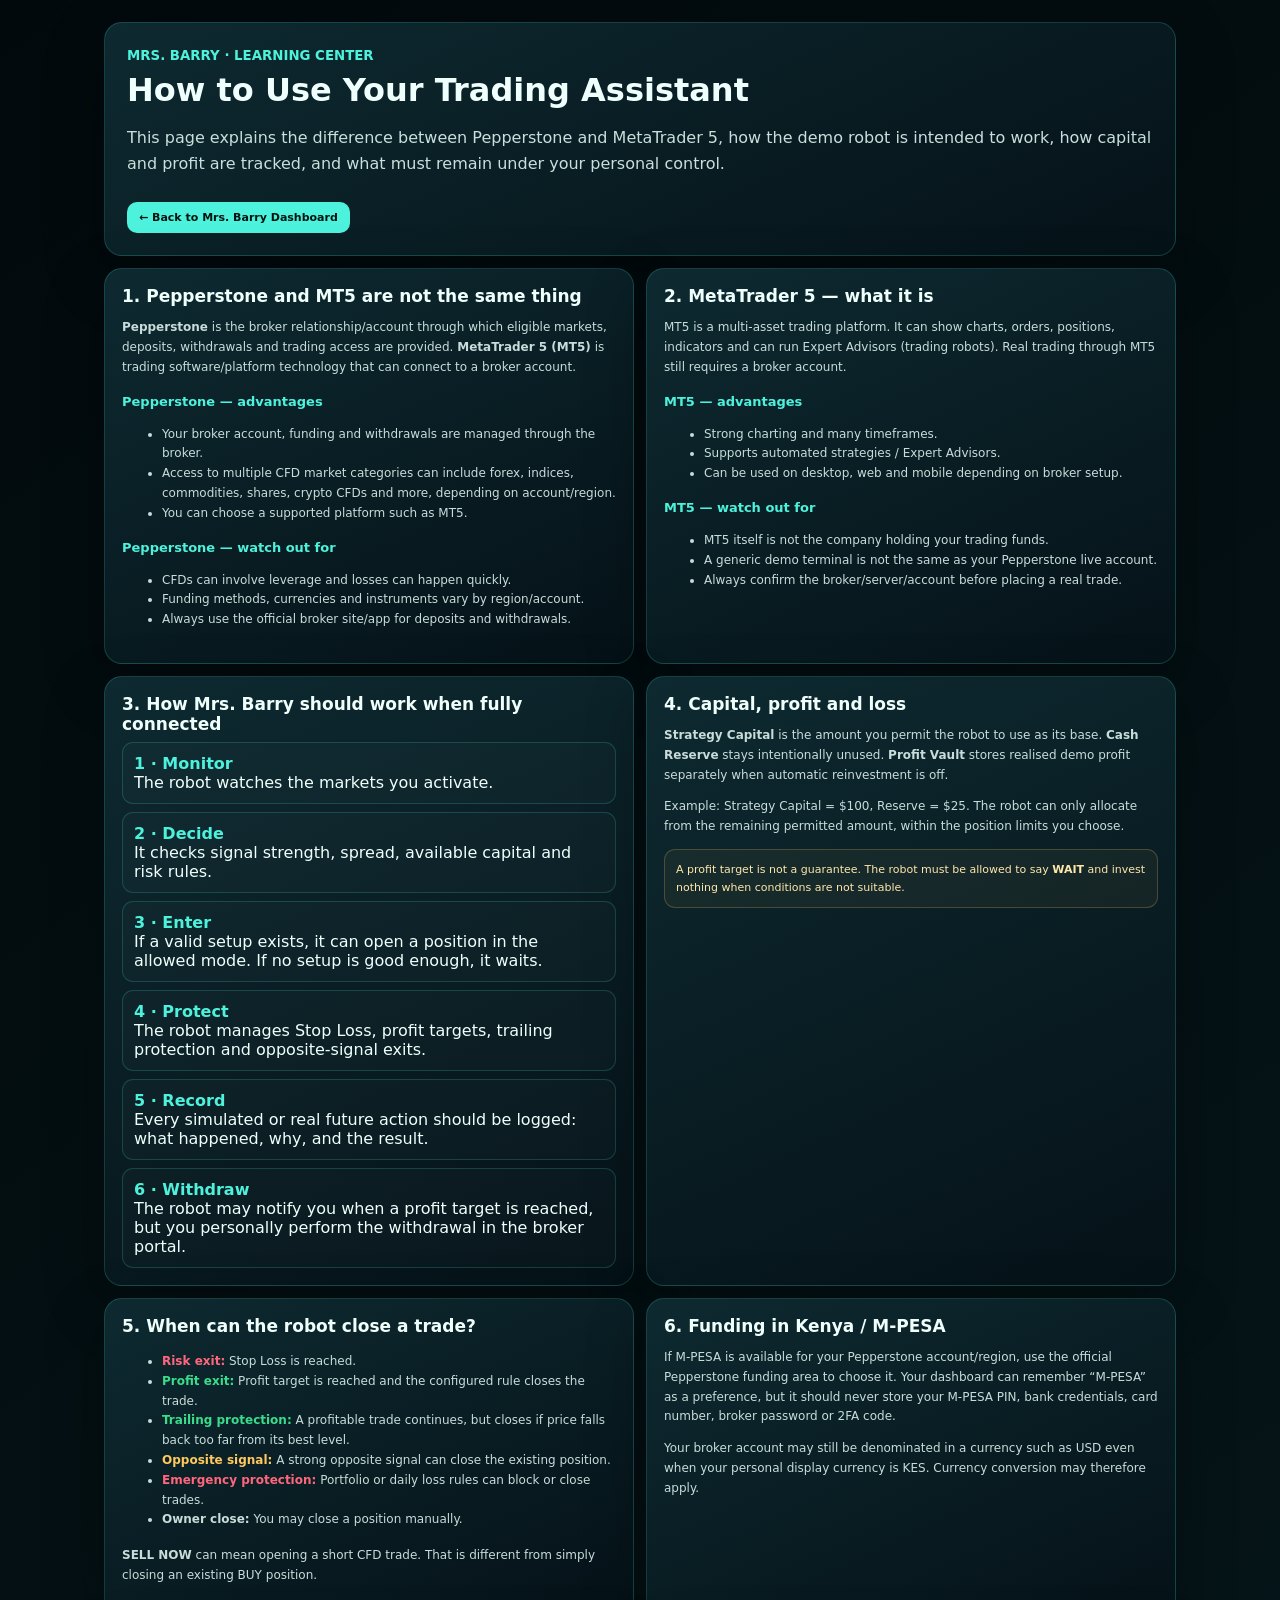
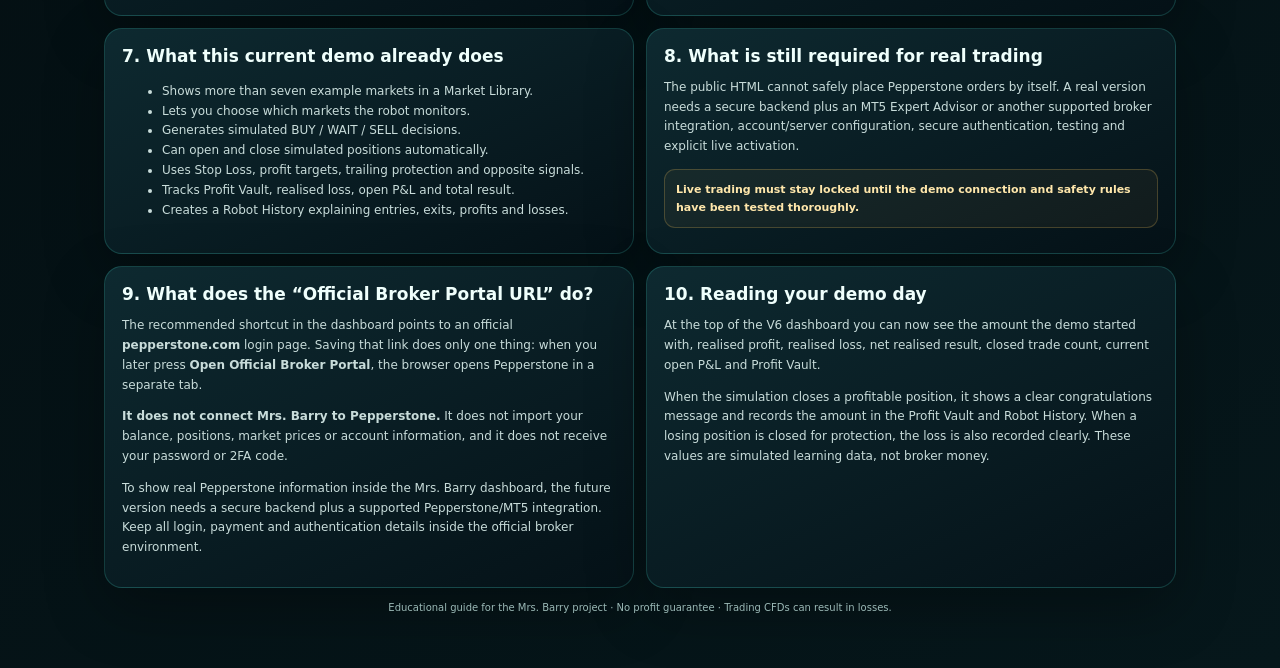
<file: mrs-barry/guide.html>
<!doctype html>
<html lang="en">
<head>
<meta charset="utf-8"><meta name="viewport" content="width=device-width,initial-scale=1">
<title>Mrs. Barry V6 — Simple Trading Guide</title>
<style>
:root{--bg:#031014;--card:#0b242a;--line:rgba(77,242,220,.18);--text:#effffc;--muted:#9bb9b6;--a:#4df2dc;--g:#39dd8b;--w:#ffc95e;--r:#ff667d}
*{box-sizing:border-box}body{margin:0;background:linear-gradient(145deg,#02090c,#06171b);color:var(--text);font-family:Inter,system-ui,-apple-system,"Segoe UI",sans-serif}.wrap{max-width:1100px;margin:auto;padding:22px 14px 55px}.hero,.card{border:1px solid var(--line);border-radius:18px;background:linear-gradient(155deg,rgba(14,43,50,.96),rgba(5,18,24,.98));box-shadow:0 20px 60px rgba(0,0,0,.3)}.hero{padding:22px;margin-bottom:12px}.hero small{color:var(--a);font-weight:900}.hero h1{font-size:32px;margin:7px 0}.hero p{color:#c9dfdc;line-height:1.6}.grid{display:grid;grid-template-columns:1fr 1fr;gap:12px}.card{padding:17px}.card h2{font-size:17px;margin:0 0 8px}.card h3{font-size:13px;margin:16px 0 6px;color:var(--a)}.card p,.card li{font-size:12px;color:#c8dcda;line-height:1.65}.good{color:var(--g)}.warn{color:var(--w)}.bad{color:var(--r)}.flow{display:grid;gap:8px}.step{padding:11px;border:1px solid var(--line);border-radius:11px;background:rgba(255,255,255,.02)}.step b{color:var(--a)}.note{padding:11px;border:1px solid rgba(255,201,94,.22);border-radius:11px;background:rgba(255,201,94,.05);color:#ffe7ab;font-size:11px;line-height:1.6}.toplink{display:inline-block;color:#021310;background:var(--a);padding:9px 12px;border-radius:10px;text-decoration:none;font-weight:900;font-size:11px;margin-top:10px}.footer{color:var(--muted);font-size:10px;margin-top:14px;text-align:center}@media(max-width:760px){.grid{grid-template-columns:1fr}.hero h1{font-size:25px}}
</style>
</head>
<body><div class="wrap">
<div class="hero"><small>MRS. BARRY · LEARNING CENTER</small><h1>How to Use Your Trading Assistant</h1><p>This page explains the difference between Pepperstone and MetaTrader 5, how the demo robot is intended to work, how capital and profit are tracked, and what must remain under your personal control.</p><a class="toplink" href="index.html">← Back to Mrs. Barry Dashboard</a></div>
<div class="grid">
 <section class="card"><h2>1. Pepperstone and MT5 are not the same thing</h2><p><b>Pepperstone</b> is the broker relationship/account through which eligible markets, deposits, withdrawals and trading access are provided. <b>MetaTrader 5 (MT5)</b> is trading software/platform technology that can connect to a broker account.</p><h3>Pepperstone — advantages</h3><ul><li>Your broker account, funding and withdrawals are managed through the broker.</li><li>Access to multiple CFD market categories can include forex, indices, commodities, shares, crypto CFDs and more, depending on account/region.</li><li>You can choose a supported platform such as MT5.</li></ul><h3>Pepperstone — watch out for</h3><ul><li>CFDs can involve leverage and losses can happen quickly.</li><li>Funding methods, currencies and instruments vary by region/account.</li><li>Always use the official broker site/app for deposits and withdrawals.</li></ul></section>
 <section class="card"><h2>2. MetaTrader 5 — what it is</h2><p>MT5 is a multi-asset trading platform. It can show charts, orders, positions, indicators and can run Expert Advisors (trading robots). Real trading through MT5 still requires a broker account.</p><h3>MT5 — advantages</h3><ul><li>Strong charting and many timeframes.</li><li>Supports automated strategies / Expert Advisors.</li><li>Can be used on desktop, web and mobile depending on broker setup.</li></ul><h3>MT5 — watch out for</h3><ul><li>MT5 itself is not the company holding your trading funds.</li><li>A generic demo terminal is not the same as your Pepperstone live account.</li><li>Always confirm the broker/server/account before placing a real trade.</li></ul></section>
 <section class="card"><h2>3. How Mrs. Barry should work when fully connected</h2><div class="flow"><div class="step"><b>1 · Monitor</b><br>The robot watches the markets you activate.</div><div class="step"><b>2 · Decide</b><br>It checks signal strength, spread, available capital and risk rules.</div><div class="step"><b>3 · Enter</b><br>If a valid setup exists, it can open a position in the allowed mode. If no setup is good enough, it waits.</div><div class="step"><b>4 · Protect</b><br>The robot manages Stop Loss, profit targets, trailing protection and opposite-signal exits.</div><div class="step"><b>5 · Record</b><br>Every simulated or real future action should be logged: what happened, why, and the result.</div><div class="step"><b>6 · Withdraw</b><br>The robot may notify you when a profit target is reached, but you personally perform the withdrawal in the broker portal.</div></div></section>
 <section class="card"><h2>4. Capital, profit and loss</h2><p><b>Strategy Capital</b> is the amount you permit the robot to use as its base. <b>Cash Reserve</b> stays intentionally unused. <b>Profit Vault</b> stores realised demo profit separately when automatic reinvestment is off.</p><p>Example: Strategy Capital = $100, Reserve = $25. The robot can only allocate from the remaining permitted amount, within the position limits you choose.</p><div class="note">A profit target is not a guarantee. The robot must be allowed to say <b>WAIT</b> and invest nothing when conditions are not suitable.</div></section>
 <section class="card"><h2>5. When can the robot close a trade?</h2><ul><li><b class="bad">Risk exit:</b> Stop Loss is reached.</li><li><b class="good">Profit exit:</b> Profit target is reached and the configured rule closes the trade.</li><li><b class="good">Trailing protection:</b> A profitable trade continues, but closes if price falls back too far from its best level.</li><li><b class="warn">Opposite signal:</b> A strong opposite signal can close the existing position.</li><li><b class="bad">Emergency protection:</b> Portfolio or daily loss rules can block or close trades.</li><li><b>Owner close:</b> You may close a position manually.</li></ul><p><b>SELL NOW</b> can mean opening a short CFD trade. That is different from simply closing an existing BUY position.</p></section>
 <section class="card"><h2>6. Funding in Kenya / M-PESA</h2><p>If M-PESA is available for your Pepperstone account/region, use the official Pepperstone funding area to choose it. Your dashboard can remember “M-PESA” as a preference, but it should never store your M-PESA PIN, bank credentials, card number, broker password or 2FA code.</p><p>Your broker account may still be denominated in a currency such as USD even when your personal display currency is KES. Currency conversion may therefore apply.</p></section>
 <section class="card"><h2>7. What this current demo already does</h2><ul><li>Shows more than seven example markets in a Market Library.</li><li>Lets you choose which markets the robot monitors.</li><li>Generates simulated BUY / WAIT / SELL decisions.</li><li>Can open and close simulated positions automatically.</li><li>Uses Stop Loss, profit targets, trailing protection and opposite signals.</li><li>Tracks Profit Vault, realised loss, open P&amp;L and total result.</li><li>Creates a Robot History explaining entries, exits, profits and losses.</li></ul></section>
 <section class="card"><h2>8. What is still required for real trading</h2><p>The public HTML cannot safely place Pepperstone orders by itself. A real version needs a secure backend plus an MT5 Expert Advisor or another supported broker integration, account/server configuration, secure authentication, testing and explicit live activation.</p><div class="note"><b>Live trading must stay locked until the demo connection and safety rules have been tested thoroughly.</b></div></section>

<section class="card"><h2>9. What does the “Official Broker Portal URL” do?</h2>
<p>The recommended shortcut in the dashboard points to an official <b>pepperstone.com</b> login page. Saving that link does only one thing: when you later press <b>Open Official Broker Portal</b>, the browser opens Pepperstone in a separate tab.</p>
<p><b>It does not connect Mrs. Barry to Pepperstone.</b> It does not import your balance, positions, market prices or account information, and it does not receive your password or 2FA code.</p>
<p>To show real Pepperstone information inside the Mrs. Barry dashboard, the future version needs a secure backend plus a supported Pepperstone/MT5 integration. Keep all login, payment and authentication details inside the official broker environment.</p>
</section>
<section class="card"><h2>10. Reading your demo day</h2>
<p>At the top of the V6 dashboard you can now see the amount the demo started with, realised profit, realised loss, net realised result, closed trade count, current open P&amp;L and Profit Vault.</p>
<p>When the simulation closes a profitable position, it shows a clear congratulations message and records the amount in the Profit Vault and Robot History. When a losing position is closed for protection, the loss is also recorded clearly. These values are simulated learning data, not broker money.</p>
</section>

</div>
<div class="footer">Educational guide for the Mrs. Barry project · No profit guarantee · Trading CFDs can result in losses.</div>
</div></body></html>
</file>
